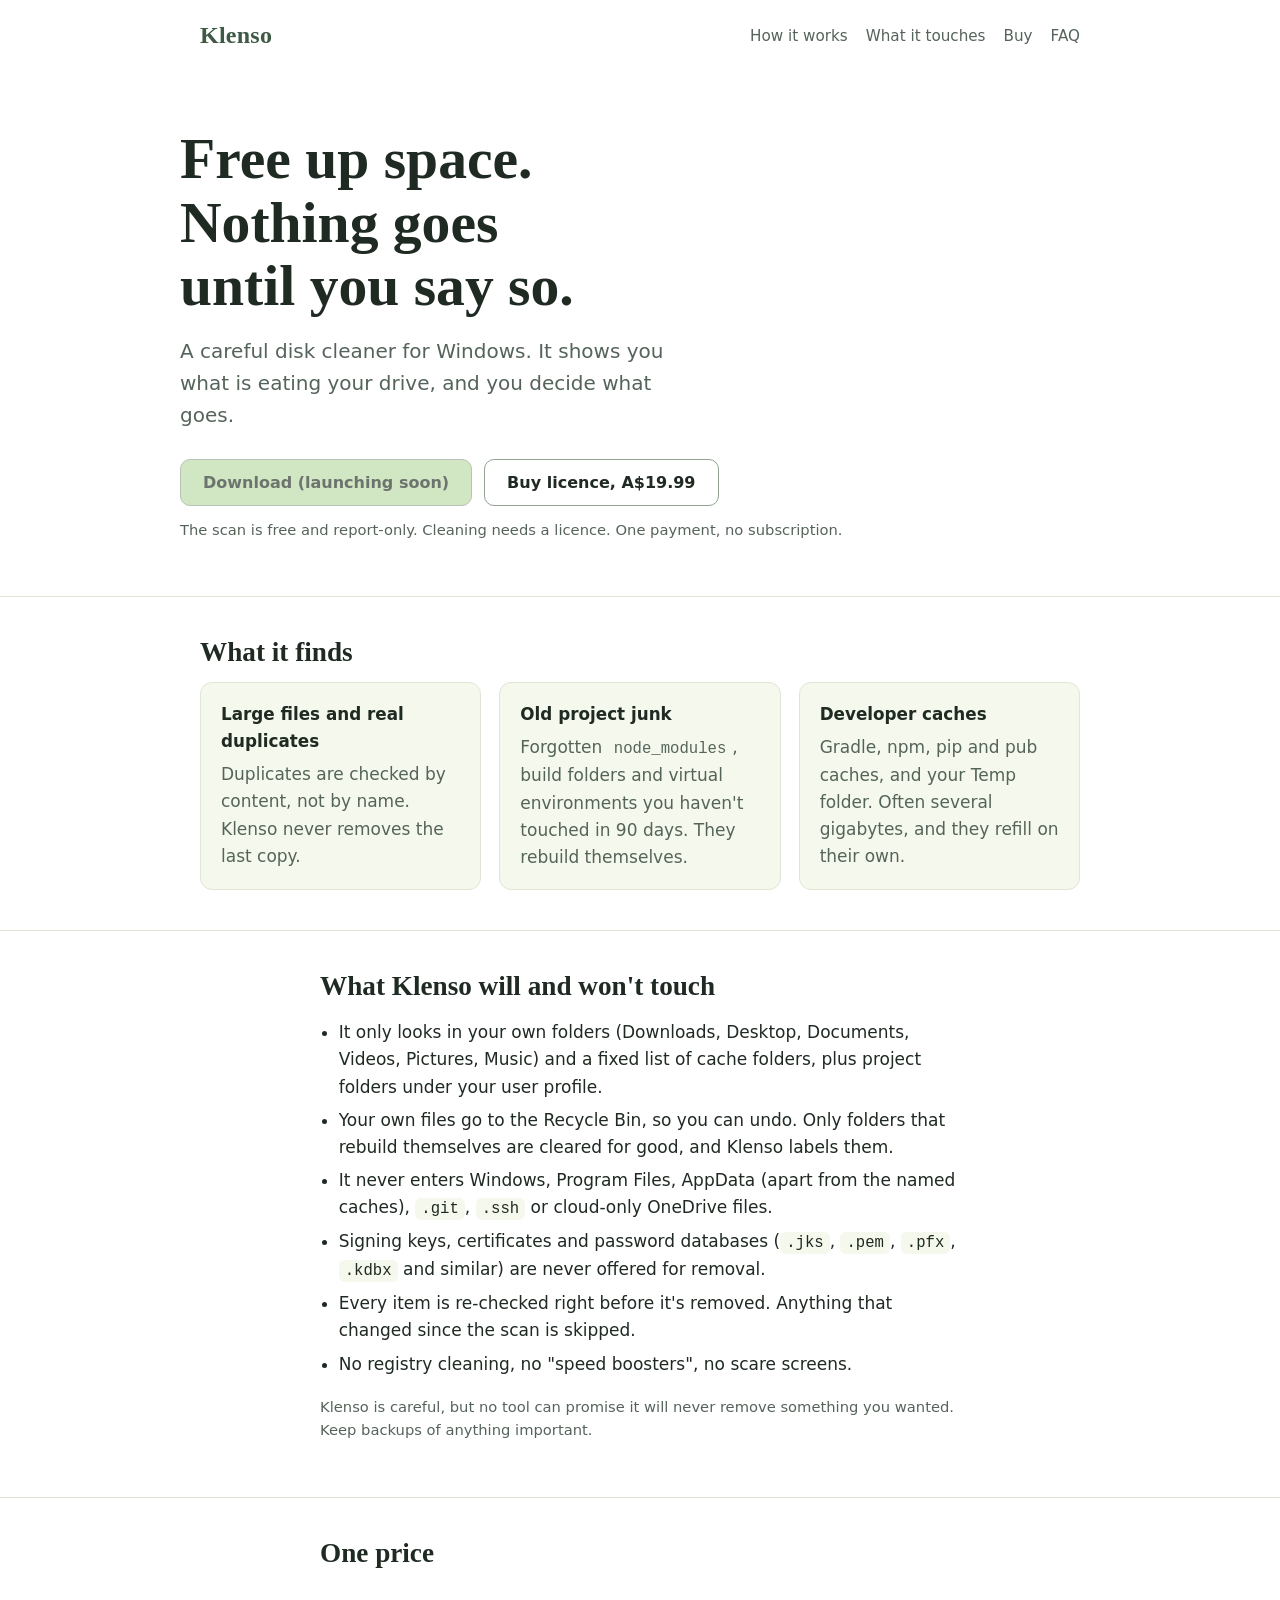
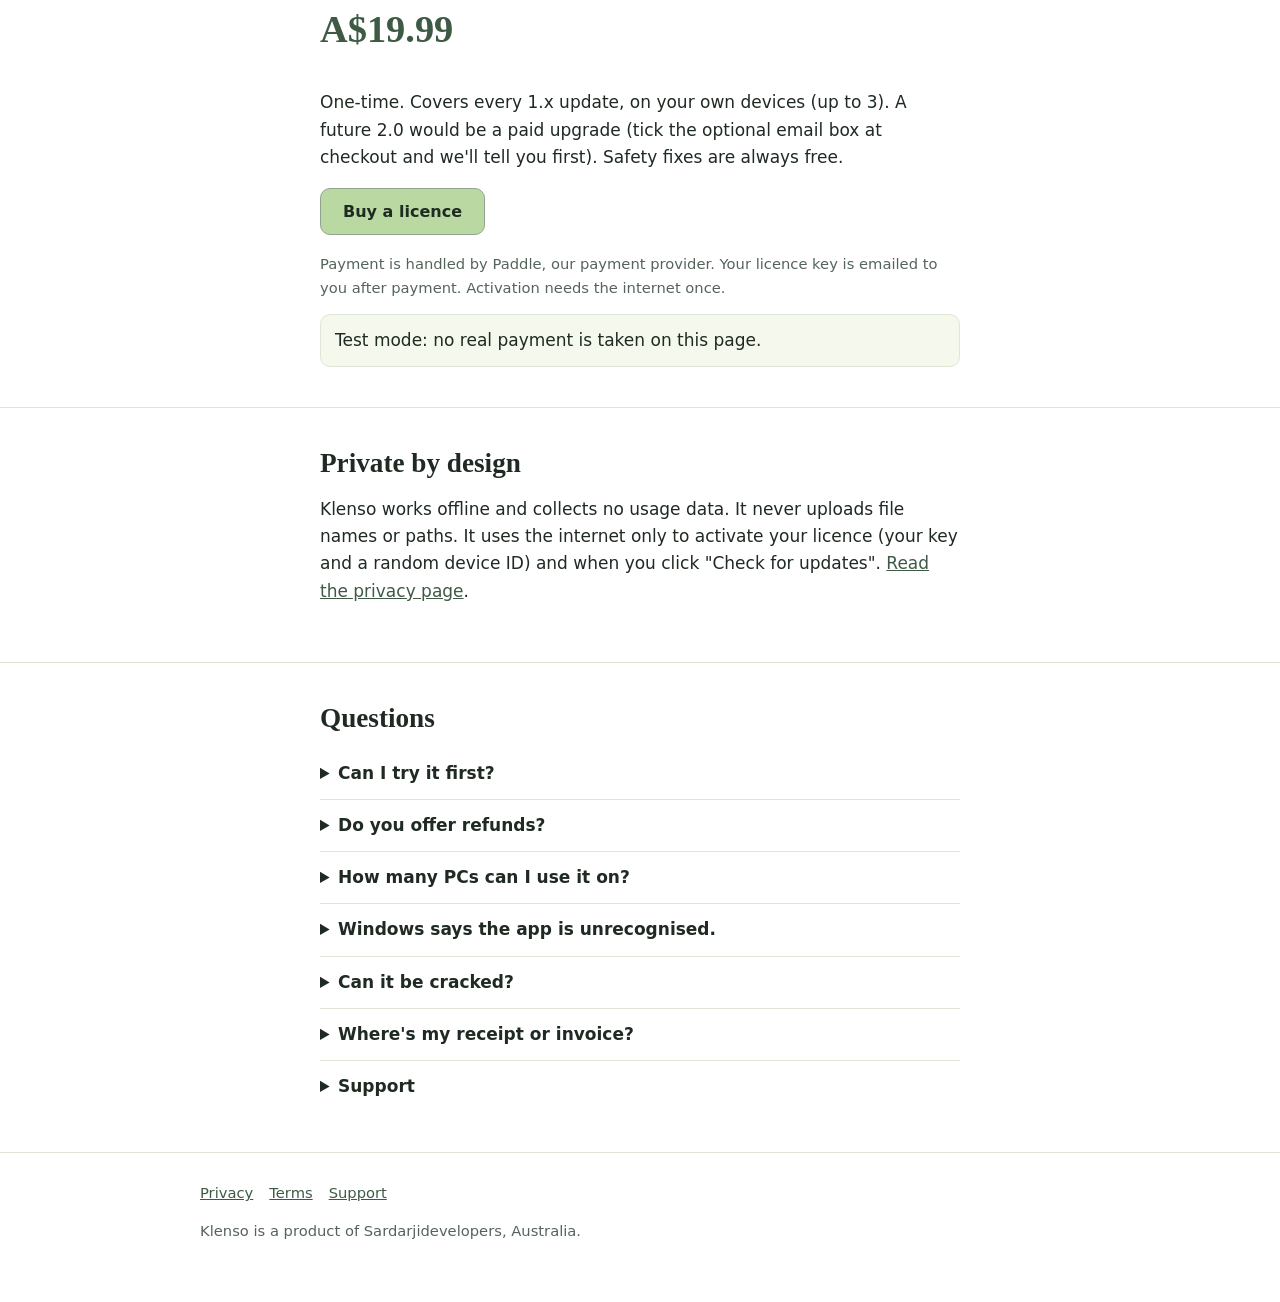
<file: index.html>
<!doctype html>
<html lang="en-AU">
<head>
<meta charset="utf-8">
<meta name="viewport" content="width=device-width, initial-scale=1">
<title>Klenso: free up space on Windows, safely</title>
<meta name="description" content="Klenso finds large files, duplicates and old developer junk on your Windows PC. Nothing goes until you say so. A$19.99 one-time.">
<link rel="stylesheet" href="style.css">
</head>
<body>
<header><div class="wrap">
  <a class="brand" href="/">Klenso</a>
  <nav><a href="#how">How it works</a><a href="#safe">What it touches</a><a href="#buy">Buy</a><a href="#faq">FAQ</a></nav>
</div></header>

<main>
<div class="wrap hero">
  <h1>Free up space. Nothing goes until you say so.</h1>
  <p class="lead">A careful disk cleaner for Windows. It shows you what is eating your drive, and you decide what goes.</p>
  <div class="cta">
    <a class="btn" id="download" href="#buy">Download (free scan)</a>
    <button class="btn ghost" id="buy-top" type="button">Buy licence, A$19.99</button>
  </div>
  <p class="note">The scan is free and report-only. Cleaning needs a licence. One payment, no subscription.</p>
</div>

<section id="how"><div class="wrap">
  <h2>What it finds</h2>
  <div class="grid">
    <div class="card"><h3>Large files and real duplicates</h3><p>Duplicates are checked by content, not by name. Klenso never removes the last copy.</p></div>
    <div class="card"><h3>Old project junk</h3><p>Forgotten <code>node_modules</code>, build folders and virtual environments you haven't touched in 90 days. They rebuild themselves.</p></div>
    <div class="card"><h3>Developer caches</h3><p>Gradle, npm, pip and pub caches, and your Temp folder. Often several gigabytes, and they refill on their own.</p></div>
  </div>
</div></section>

<section id="safe"><div class="wrap narrow">
  <h2>What Klenso will and won't touch</h2>
  <ul class="plain">
    <li>It only looks in your own folders (Downloads, Desktop, Documents, Videos, Pictures, Music) and a fixed list of cache folders, plus project folders under your user profile.</li>
    <li>Your own files go to the Recycle Bin, so you can undo. Only folders that rebuild themselves are cleared for good, and Klenso labels them.</li>
    <li>It never enters Windows, Program Files, AppData (apart from the named caches), <code>.git</code>, <code>.ssh</code> or cloud-only OneDrive files.</li>
    <li>Signing keys, certificates and password databases (<code>.jks</code>, <code>.pem</code>, <code>.pfx</code>, <code>.kdbx</code> and similar) are never offered for removal.</li>
    <li>Every item is re-checked right before it's removed. Anything that changed since the scan is skipped.</li>
    <li>No registry cleaning, no "speed boosters", no scare screens.</li>
  </ul>
  <p class="note">Klenso is careful, but no tool can promise it will never remove something you wanted. Keep backups of anything important.</p>
</div></section>

<section id="buy"><div class="wrap narrow">
  <h2>One price</h2>
  <p class="price">A$19.99</p>
  <p>One-time. Covers every 1.x update, on your own devices (up to 3). A future 2.0 would be a paid upgrade (tick the optional email box at checkout and we'll tell you first). Safety fixes are always free.</p>
  <p><button class="btn" id="buy" type="button">Buy a licence</button></p>
  <p class="note">Payment is handled by Paddle, our payment provider. Your licence key is emailed to you after payment. Activation needs the internet once.</p>
  <div id="env-banner" class="status" hidden>Test mode: no real payment is taken on this page.</div>
</div></section>

<section id="privacy"><div class="wrap narrow">
  <h2>Private by design</h2>
  <p>Klenso works offline and collects no usage data. It never uploads file names or paths. It uses the internet only to activate your licence (your key and a random device ID) and when you click "Check for updates". <a href="privacy.html">Read the privacy page</a>.</p>
</div></section>

<section id="faq"><div class="wrap narrow">
  <h2>Questions</h2>
  <details><summary>Can I try it first?</summary><p>Yes. The scan is free and shows exactly what Klenso could clean. Cleaning needs a licence.</p></details>
  <details><summary>Do you offer refunds?</summary><p>We don't refund for change of mind, which is why the scan is free. If Klenso doesn't work as described, your rights under Australian Consumer Law apply and we'll sort it out. See the <a href="terms.html">terms</a>.</p></details>
  <details><summary>How many PCs can I use it on?</summary><p>Up to 3 of your own devices per licence. Moving to a new PC? Email support and we'll reset it.</p></details>
  <details><summary>Windows says the app is unrecognised.</summary><p>Early releases aren't code-signed yet, so Windows SmartScreen may warn. Choose More info, then Run anyway. Each download page shows its SHA-256 hash so you can check the file.</p></details>
  <details><summary>Can it be cracked?</summary><p>No program running on your own PC can be. Licences are signed, tied to your email and revocable, which is enough to keep honest people honest.</p></details>
  <details><summary>Where's my receipt or invoice?</summary><p>Paddle, our payment provider, emails your receipt straight after payment, with a link to your invoice. Your licence key arrives in a separate email from us, usually within 24 hours. If either is missing, email support with the address you bought with.</p></details>
  <details><summary>Support</summary><p>Email <a href="mailto:support@sardarjidevelopers.com">support@sardarjidevelopers.com</a>.</p></details>
</div></section>
</main>

<footer><div class="wrap">
  <a href="privacy.html">Privacy</a><a href="terms.html">Terms</a><a href="mailto:support@sardarjidevelopers.com">Support</a>
  <p>Klenso is a product of Sardarjidevelopers, Australia.</p>
</div></footer>

<script src="config.js"></script>
<script src="https://cdn.paddle.com/paddle/v2/paddle.js"></script>
<script>
(function () {
  var cfg = window.KLENSO || {};
  var dl = document.getElementById("download");
  if (cfg.downloadUrl) { dl.href = cfg.downloadUrl; }
  else { dl.textContent = "Download (launching soon)"; dl.setAttribute("aria-disabled", "true"); dl.addEventListener("click", function (e) { e.preventDefault(); }); }
  if (cfg.env === "sandbox") document.getElementById("env-banner").hidden = false;

  var ready = false;
  try {
    if (window.Paddle) {
      if (cfg.env === "sandbox") Paddle.Environment.set("sandbox");
      Paddle.Initialize({ token: cfg.token });
      ready = true;
    }
  } catch (e) { ready = false; }

  function open() {
    if (!ready) { window.location.href = "mailto:support@sardarjidevelopers.com?subject=Klenso%20licence"; return; }
    Paddle.Checkout.open({
      items: [{ priceId: cfg.priceId, quantity: 1 }],
      settings: { displayMode: "overlay", theme: "light", locale: "en", successUrl: window.location.origin + "/thanks.html" }
    });
  }
  document.getElementById("buy").addEventListener("click", open);
  document.getElementById("buy-top").addEventListener("click", open);
})();
</script>
</body>
</html>
</file>
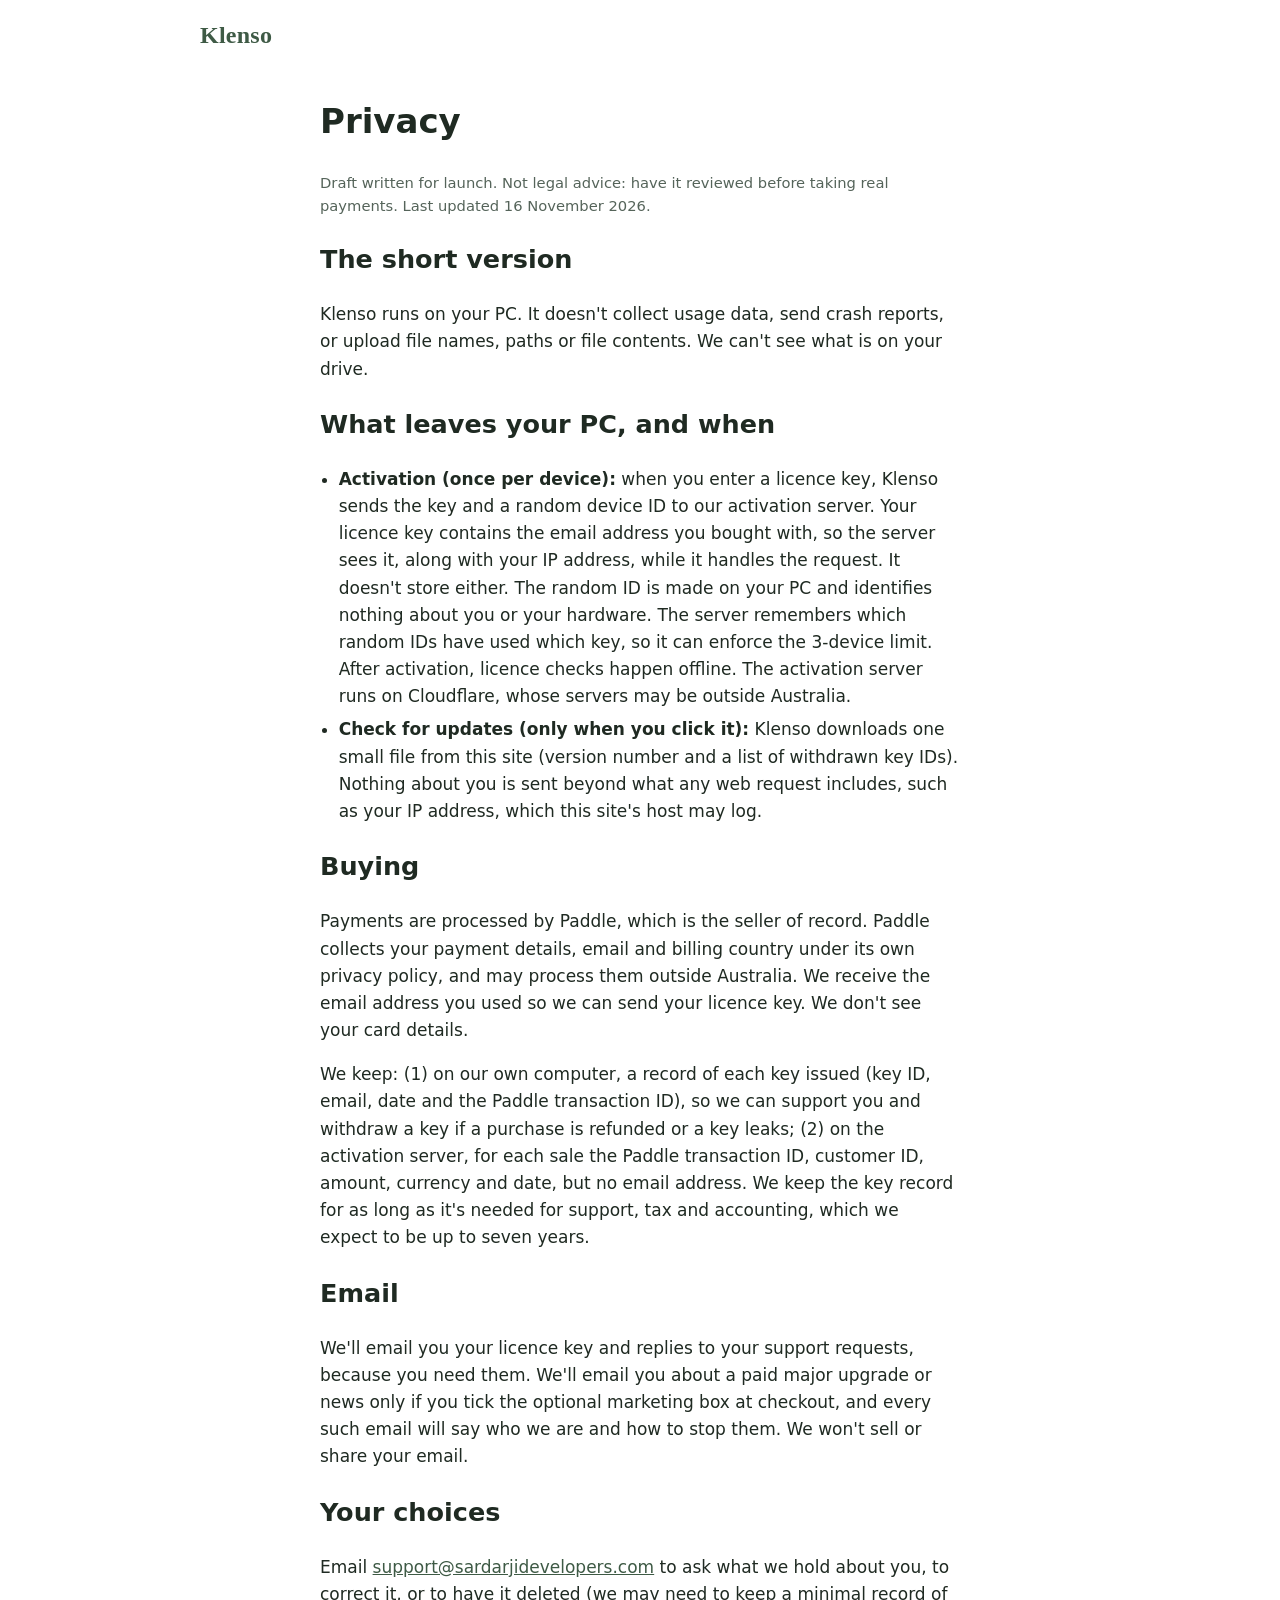
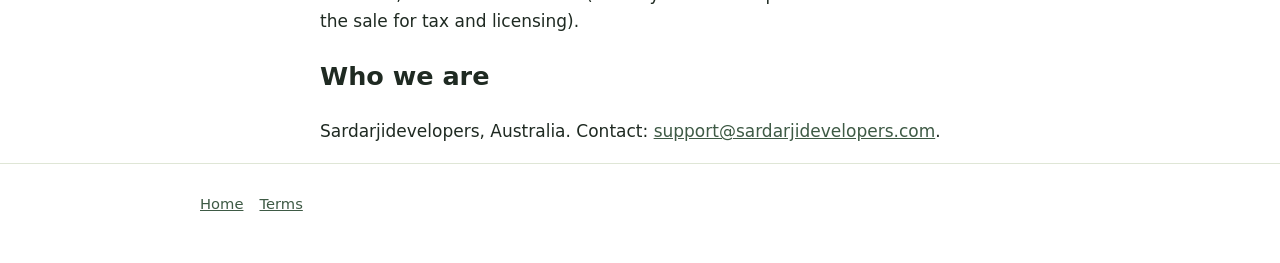
<file: privacy.html>
<!doctype html>
<html lang="en-AU">
<head>
<meta charset="utf-8">
<meta name="viewport" content="width=device-width, initial-scale=1">
<title>Privacy | Klenso</title>
<link rel="stylesheet" href="style.css">
</head>
<body>
<header><div class="wrap"><a class="brand" href="/">Klenso</a></div></header>
<main><div class="wrap narrow">
  <h1>Privacy</h1>
  <p class="note">Draft written for launch. Not legal advice: have it reviewed before taking real payments. Last updated 16 November 2026.</p>

  <h2>The short version</h2>
  <p>Klenso runs on your PC. It doesn't collect usage data, send crash reports, or upload file names, paths or file contents. We can't see what is on your drive.</p>

  <h2>What leaves your PC, and when</h2>
  <ul class="plain">
    <li><b>Activation (once per device):</b> when you enter a licence key, Klenso sends the key and a random device ID to our activation server. Your licence key contains the email address you bought with, so the server sees it, along with your IP address, while it handles the request. It doesn't store either. The random ID is made on your PC and identifies nothing about you or your hardware. The server remembers which random IDs have used which key, so it can enforce the 3-device limit. After activation, licence checks happen offline. The activation server runs on Cloudflare, whose servers may be outside Australia.</li>
    <li><b>Check for updates (only when you click it):</b> Klenso downloads one small file from this site (version number and a list of withdrawn key IDs). Nothing about you is sent beyond what any web request includes, such as your IP address, which this site's host may log.</li>
  </ul>

  <h2>Buying</h2>
  <p>Payments are processed by Paddle, which is the seller of record. Paddle collects your payment details, email and billing country under its own privacy policy, and may process them outside Australia. We receive the email address you used so we can send your licence key. We don't see your card details.</p>
  <p>We keep: (1) on our own computer, a record of each key issued (key ID, email, date and the Paddle transaction ID), so we can support you and withdraw a key if a purchase is refunded or a key leaks; (2) on the activation server, for each sale the Paddle transaction ID, customer ID, amount, currency and date, but no email address. We keep the key record for as long as it's needed for support, tax and accounting, which we expect to be up to seven years.</p>

  <h2>Email</h2>
  <p>We'll email you your licence key and replies to your support requests, because you need them. We'll email you about a paid major upgrade or news only if you tick the optional marketing box at checkout, and every such email will say who we are and how to stop them. We won't sell or share your email.</p>

  <h2>Your choices</h2>
  <p>Email <a href="mailto:support@sardarjidevelopers.com">support@sardarjidevelopers.com</a> to ask what we hold about you, to correct it, or to have it deleted (we may need to keep a minimal record of the sale for tax and licensing).</p>

  <h2>Who we are</h2>
  <p>Sardarjidevelopers, Australia. Contact: <a href="mailto:support@sardarjidevelopers.com">support@sardarjidevelopers.com</a>.</p>
</div></main>
<footer><div class="wrap"><a href="/">Home</a><a href="terms.html">Terms</a></div></footer>
</body>
</html>
</file>
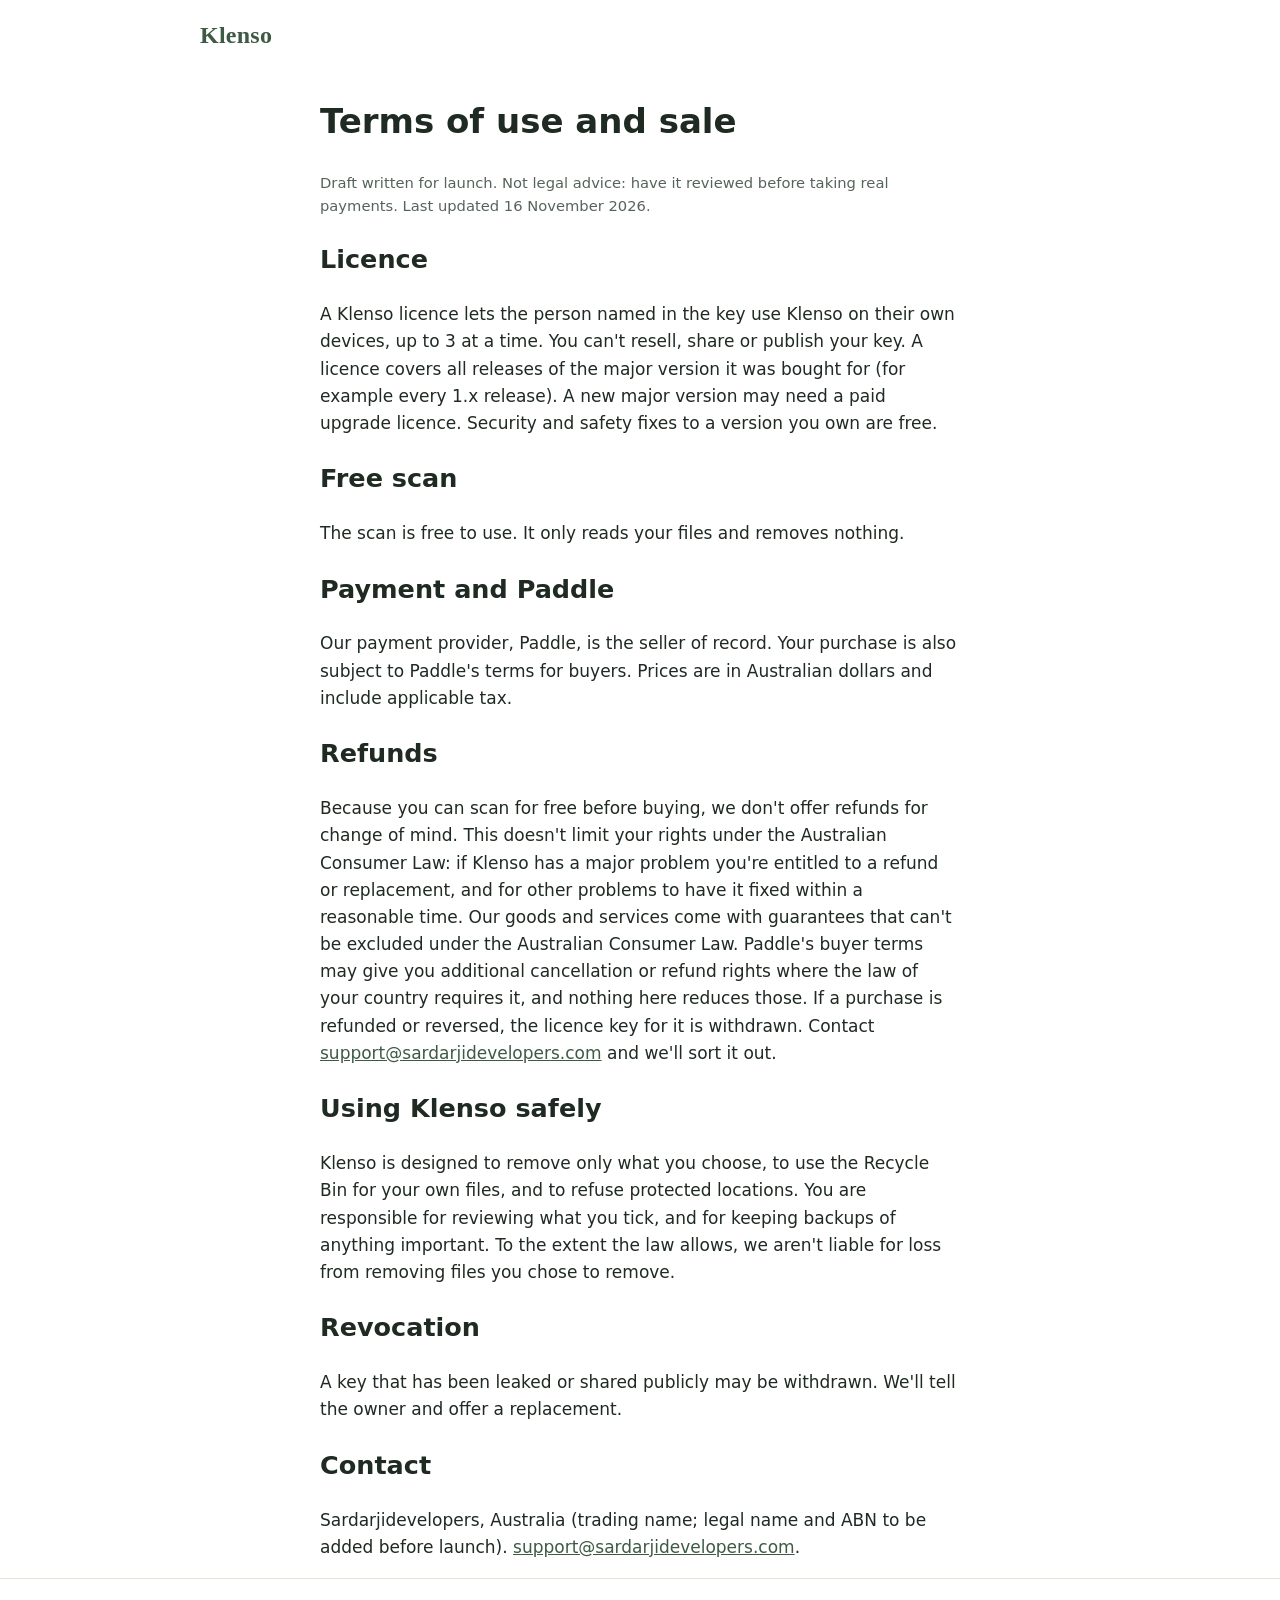
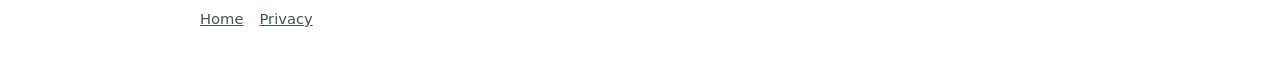
<file: terms.html>
<!doctype html>
<html lang="en-AU">
<head>
<meta charset="utf-8">
<meta name="viewport" content="width=device-width, initial-scale=1">
<title>Terms | Klenso</title>
<link rel="stylesheet" href="style.css">
</head>
<body>
<header><div class="wrap"><a class="brand" href="/">Klenso</a></div></header>
<main><div class="wrap narrow">
  <h1>Terms of use and sale</h1>
  <p class="note">Draft written for launch. Not legal advice: have it reviewed before taking real payments. Last updated 16 November 2026.</p>

  <h2>Licence</h2>
  <p>A Klenso licence lets the person named in the key use Klenso on their own devices, up to 3 at a time. You can't resell, share or publish your key. A licence covers all releases of the major version it was bought for (for example every 1.x release). A new major version may need a paid upgrade licence. Security and safety fixes to a version you own are free.</p>

  <h2>Free scan</h2>
  <p>The scan is free to use. It only reads your files and removes nothing.</p>

  <h2>Payment and Paddle</h2>
  <p>Our payment provider, Paddle, is the seller of record. Your purchase is also subject to Paddle's terms for buyers. Prices are in Australian dollars and include applicable tax.</p>

  <h2>Refunds</h2>
  <p>Because you can scan for free before buying, we don't offer refunds for change of mind. This doesn't limit your rights under the Australian Consumer Law: if Klenso has a major problem you're entitled to a refund or replacement, and for other problems to have it fixed within a reasonable time. Our goods and services come with guarantees that can't be excluded under the Australian Consumer Law. Paddle's buyer terms may give you additional cancellation or refund rights where the law of your country requires it, and nothing here reduces those. If a purchase is refunded or reversed, the licence key for it is withdrawn. Contact <a href="mailto:support@sardarjidevelopers.com">support@sardarjidevelopers.com</a> and we'll sort it out.</p>

  <h2>Using Klenso safely</h2>
  <p>Klenso is designed to remove only what you choose, to use the Recycle Bin for your own files, and to refuse protected locations. You are responsible for reviewing what you tick, and for keeping backups of anything important. To the extent the law allows, we aren't liable for loss from removing files you chose to remove.</p>

  <h2>Revocation</h2>
  <p>A key that has been leaked or shared publicly may be withdrawn. We'll tell the owner and offer a replacement.</p>

  <h2>Contact</h2>
  <p>Sardarjidevelopers, Australia (trading name; legal name and ABN to be added before launch). <a href="mailto:support@sardarjidevelopers.com">support@sardarjidevelopers.com</a>.</p>
</div></main>
<footer><div class="wrap"><a href="/">Home</a><a href="privacy.html">Privacy</a></div></footer>
</body>
</html>
</file>
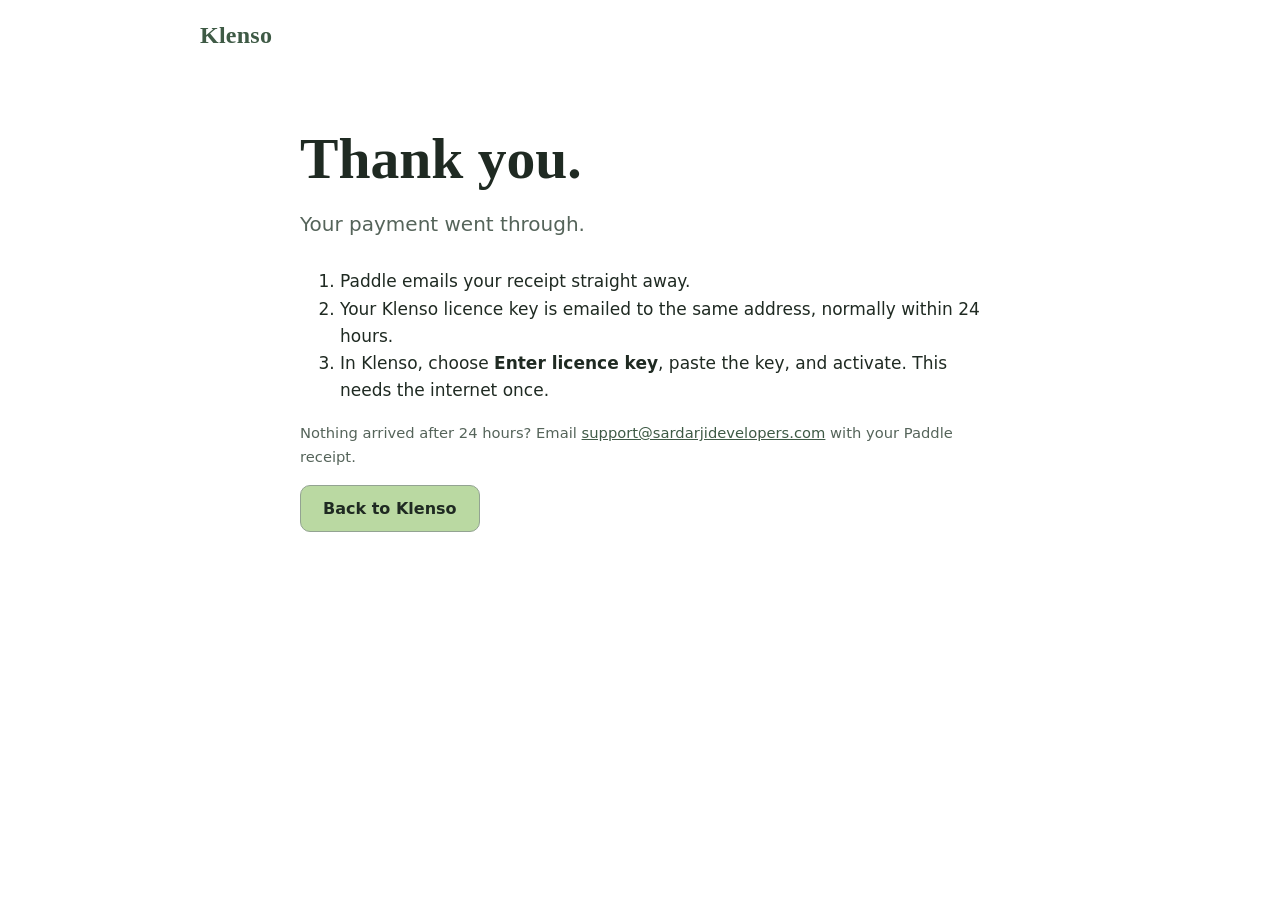
<file: thanks.html>
<!doctype html>
<html lang="en-AU">
<head>
<meta charset="utf-8">
<meta name="viewport" content="width=device-width, initial-scale=1">
<title>Thank you | Klenso</title>
<meta name="robots" content="noindex">
<link rel="stylesheet" href="style.css">
</head>
<body>
<header><div class="wrap"><a class="brand" href="/">Klenso</a></div></header>
<main><div class="wrap narrow hero">
  <h1>Thank you.</h1>
  <p class="lead">Your payment went through.</p>
  <ol class="plain">
    <li>Paddle emails your receipt straight away.</li>
    <li>Your Klenso licence key is emailed to the same address, normally within 24 hours.</li>
    <li>In Klenso, choose <b>Enter licence key</b>, paste the key, and activate. This needs the internet once.</li>
  </ol>
  <p class="note">Nothing arrived after 24 hours? Email <a href="mailto:support@sardarjidevelopers.com">support@sardarjidevelopers.com</a> with your Paddle receipt.</p>
  <p><a class="btn" href="/">Back to Klenso</a></p>
</div></main>
</body>
</html>
</file>
<file: style.css>
:root {
  --lime: #e2eb98; --moss: #93a392; --fern: #adbf97; --mint: #bad9a2; --sea: #9dc4b5;
  --deep: #3e5a45; --text: #1f2a22; --muted: #55645a; --surface: #f5f8ec; --bg: #ffffff; --line: #dfe6d6;
  --serif: "Iowan Old Style", "Palatino Linotype", Palatino, Georgia, serif;
  --sans: "Segoe UI", system-ui, -apple-system, Roboto, Helvetica, Arial, sans-serif;
}
@media (prefers-color-scheme: dark) {
  :root:not([data-theme="light"]) {
    --text: #e8efe6; --muted: #a9b7ad; --surface: #1c261f; --bg: #141b16; --line: #2b382f; --deep: #bad9a2;
  }
}
* { box-sizing: border-box; }
html { scroll-behavior: smooth; }
body { margin: 0; font: 17px/1.6 var(--sans); color: var(--text); background: var(--bg); }
a { color: var(--deep); }
.wrap { max-width: 920px; margin: 0 auto; padding: 0 20px; }
header { padding: 22px 0; }
header .wrap { display: flex; align-items: center; justify-content: space-between; gap: 16px; }
.brand { font: 700 1.5rem var(--serif); color: var(--deep); text-decoration: none; letter-spacing: .01em; }
nav a { margin-left: 18px; text-decoration: none; color: var(--muted); font-size: .95rem; }
nav a:hover { color: var(--text); }
.hero { padding: 56px 0 40px; }
.hero h1 { font: 700 clamp(2.2rem, 6vw, 3.6rem)/1.1 var(--serif); margin: 0 0 18px; max-width: 14ch; }
.hero p.lead { font-size: 1.25rem; color: var(--muted); max-width: 40ch; margin: 0 0 28px; }
.cta { display: flex; flex-wrap: wrap; gap: 12px; align-items: center; }
.btn { display: inline-block; padding: 13px 22px; border-radius: 10px; border: 1px solid var(--moss); background: var(--mint);
  color: #1f2a22; font: 600 1rem var(--sans); text-decoration: none; cursor: pointer; }
.btn:hover { background: var(--lime); }
.btn.ghost { background: transparent; color: var(--text); }
.btn[aria-disabled="true"] { opacity: .65; cursor: default; }
.note { color: var(--muted); font-size: .92rem; margin-top: 12px; }
section { padding: 40px 0; border-top: 1px solid var(--line); }
section h2 { font: 700 1.7rem var(--serif); margin: 0 0 14px; }
.grid { display: grid; gap: 18px; grid-template-columns: repeat(auto-fit, minmax(240px, 1fr)); }
.card { background: var(--surface); border: 1px solid var(--line); border-radius: 12px; padding: 18px 20px; }
.card h3 { margin: 0 0 6px; font-size: 1.05rem; }
.card p { margin: 0; color: var(--muted); }
ul.plain { padding-left: 1.1em; } ul.plain li { margin: 6px 0; }
.price { font: 700 2.4rem var(--serif); color: var(--deep); }
details { border-top: 1px solid var(--line); padding: 12px 0; } details:first-of-type { border-top: 0; }
summary { cursor: pointer; font-weight: 600; }
details p { color: var(--muted); margin: 8px 0 0; }
footer { border-top: 1px solid var(--line); padding: 28px 0 48px; color: var(--muted); font-size: .92rem; }
footer a { margin-right: 16px; }
.narrow { max-width: 680px; }
.status { padding: 12px 14px; border-radius: 10px; background: var(--surface); border: 1px solid var(--line); }
code { background: var(--surface); padding: 2px 6px; border-radius: 6px; font-size: .92em; }
</file>
